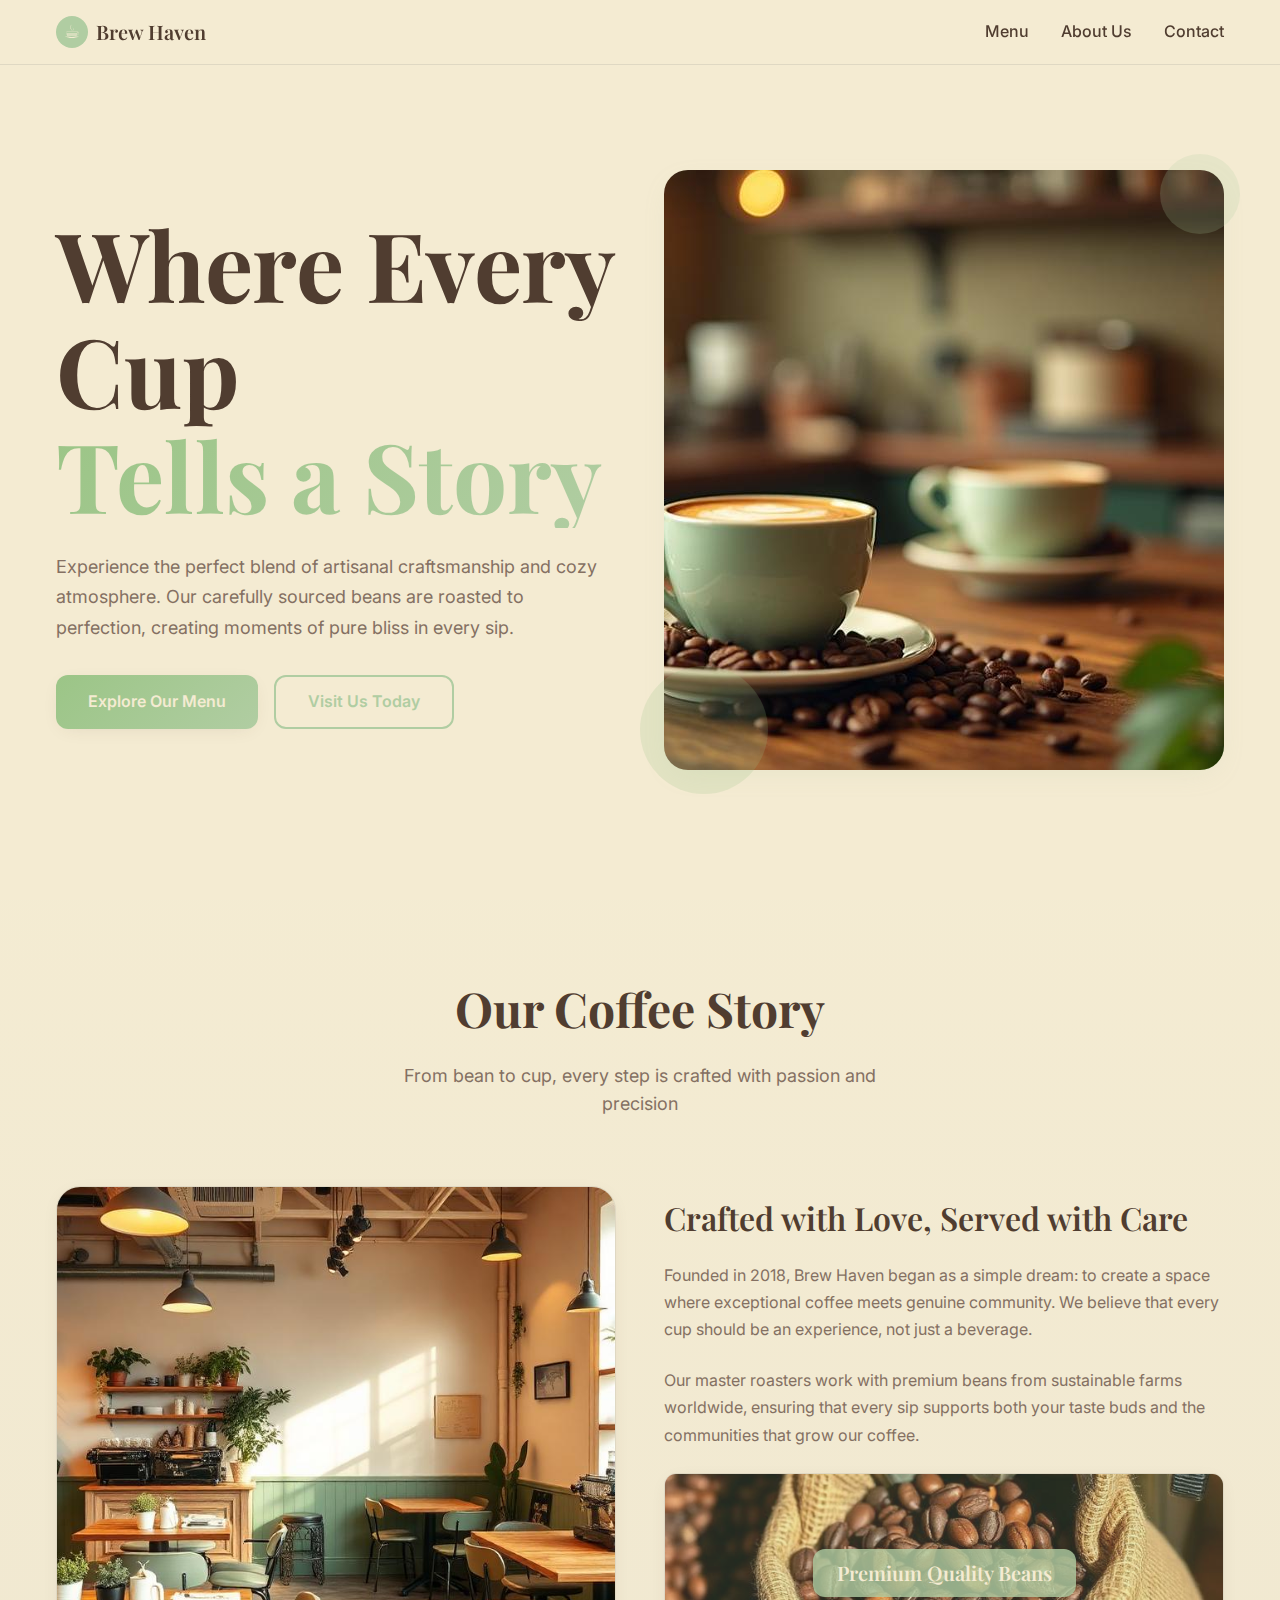
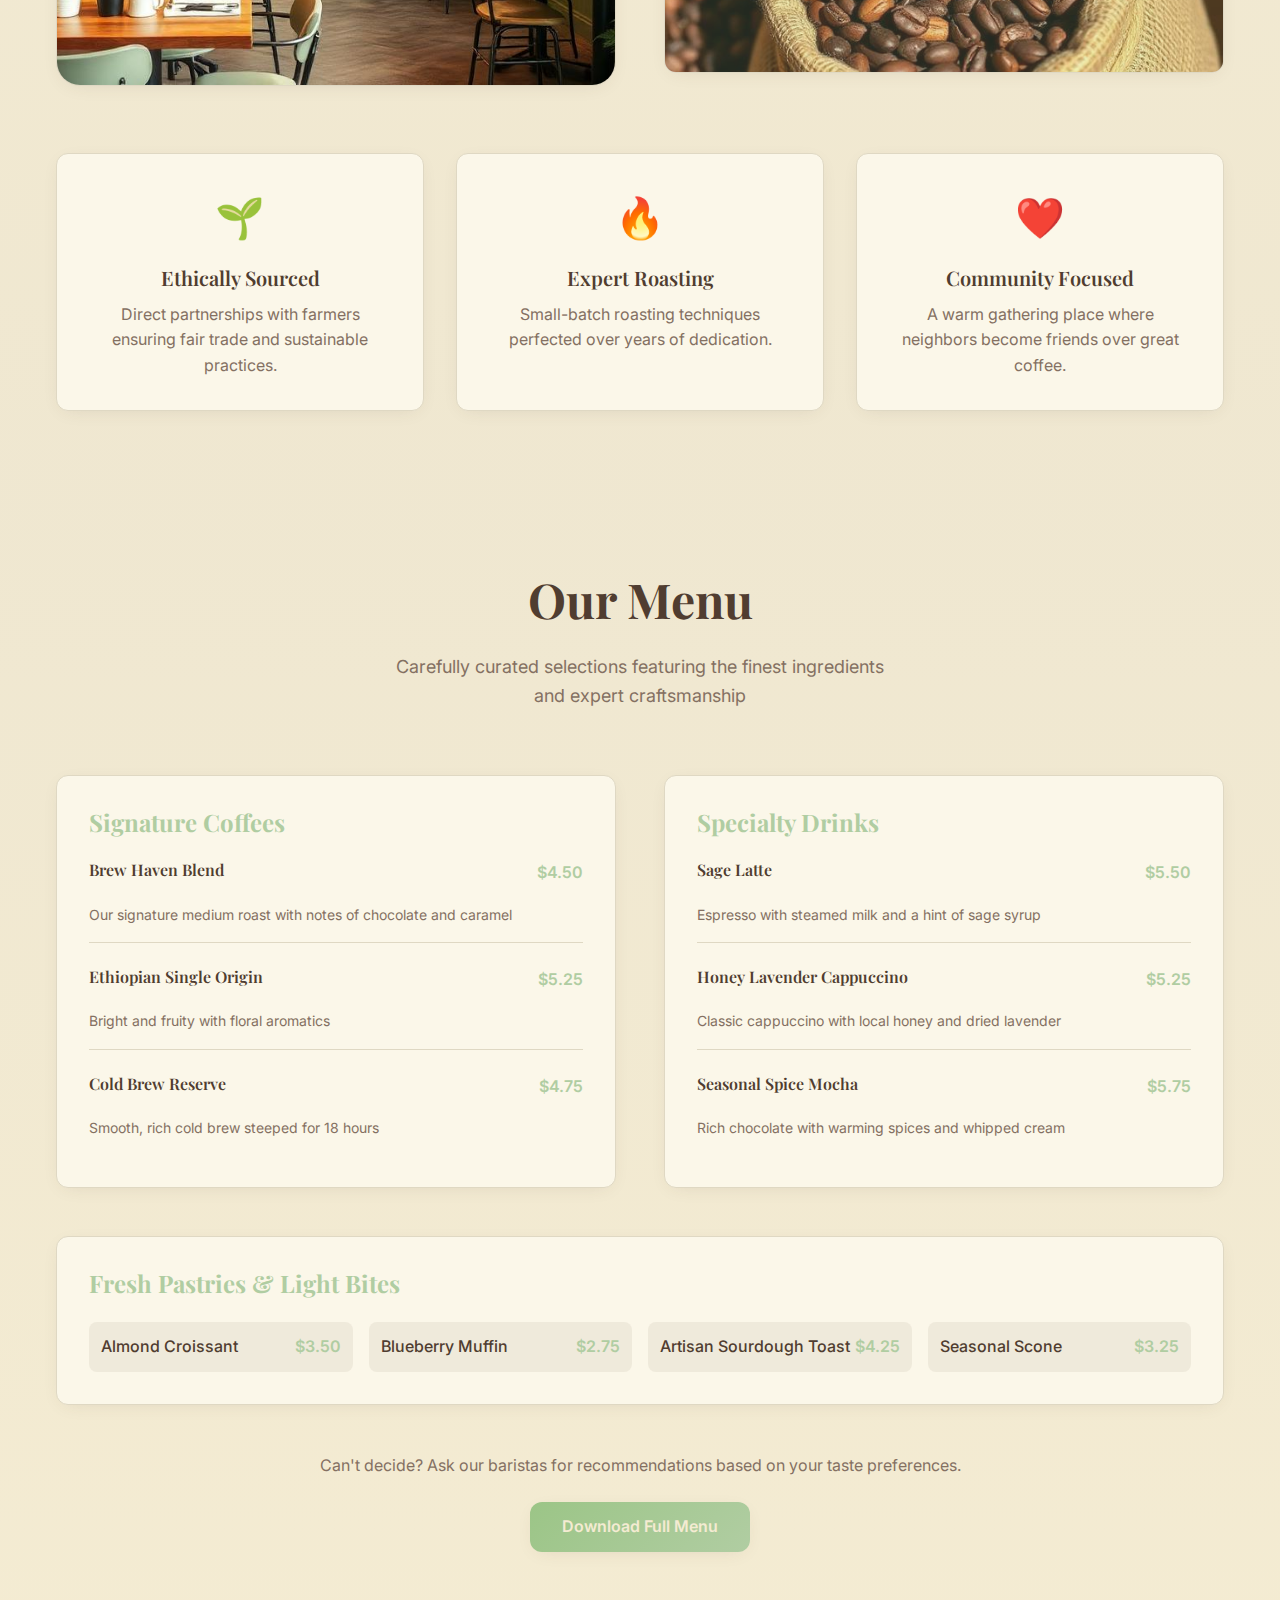
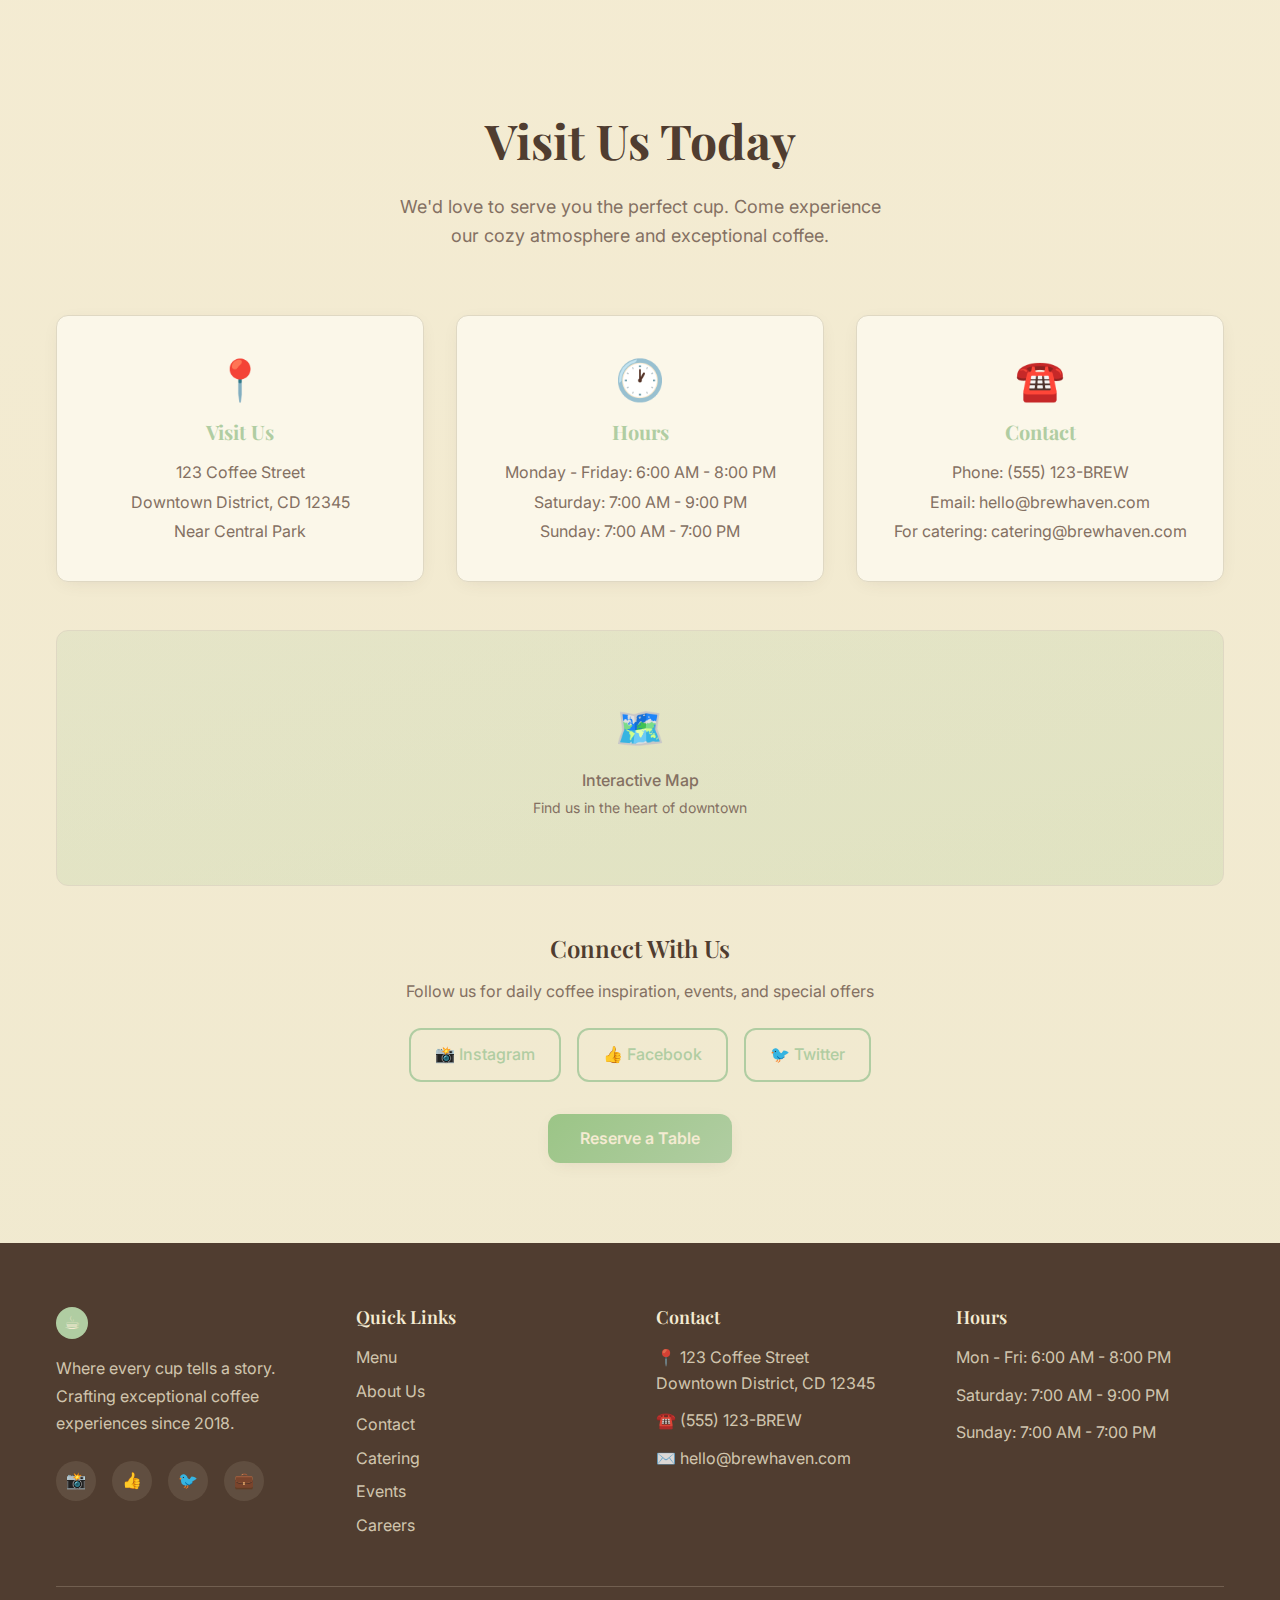
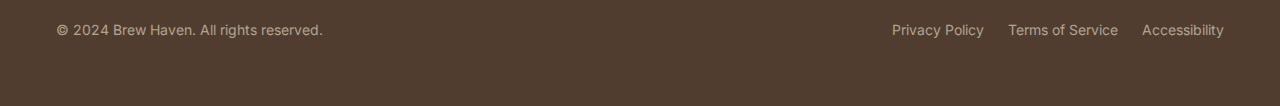
<file: index_static.html>
<!DOCTYPE html>
<html lang="en">
<head>
    <meta charset="UTF-8">
    <meta name="viewport" content="width=device-width, initial-scale=1.0">
    <title>Brew Haven - Artisan Coffee & Cozy Atmosphere</title>
    <meta name="description" content="Experience exceptional artisan coffee at Brew Haven. Ethically sourced beans, expert roasting, and a warm community space in downtown. Visit us for the perfect cup today.">
    <meta name="keywords" content="coffee, artisan coffee, specialty coffee, downtown coffee shop, ethically sourced, coffee roasting, cozy cafe">
    
    <meta property="og:title" content="Brew Haven - Artisan Coffee & Cozy Atmosphere">
    <meta property="og:description" content="Experience exceptional artisan coffee at Brew Haven. Ethically sourced beans, expert roasting, and a warm community space in downtown.">
    <meta property="og:type" content="website">
    
    <link rel="stylesheet" href="styles.css">
</head>
<body>
    <!-- Header -->
    <header class="header">
        <div class="container">
            <div class="header-content">
                <!-- Logo -->
                <div class="logo">
                    <div class="logo-icon">☕</div>
                    <span class="logo-text">Brew Haven</span>
                </div>

                <!-- Desktop Navigation -->
                <nav class="nav-desktop">
                    <a href="#menu" class="nav-link">Menu</a>
                    <a href="#about" class="nav-link">About Us</a>
                    <a href="#contact" class="nav-link">Contact</a>
                </nav>

                <!-- Mobile Menu Button -->
                <button class="mobile-menu-btn" onclick="toggleMobileMenu()">
                    <span class="hamburger"></span>
                    <span class="hamburger"></span>
                    <span class="hamburger"></span>
                </button>
            </div>

            <!-- Mobile Navigation -->
            <nav class="nav-mobile" id="mobileNav">
                <a href="#menu" class="nav-link-mobile" onclick="closeMobileMenu()">Menu</a>
                <a href="#about" class="nav-link-mobile" onclick="closeMobileMenu()">About Us</a>
                <a href="#contact" class="nav-link-mobile" onclick="closeMobileMenu()">Contact</a>
            </nav>
        </div>
    </header>

    <main>
        <!-- Hero Section -->
        <section class="hero">
            <div class="container">
                <div class="hero-grid">
                    <div class="hero-content">
                        <h1 class="hero-title">
                            Where Every Cup
                            <span class="hero-accent">Tells a Story</span>
                        </h1>
                        <p class="hero-description">
                            Experience the perfect blend of artisanal craftsmanship and cozy atmosphere. 
                            Our carefully sourced beans are roasted to perfection, creating moments of pure bliss in every sip.
                        </p>
                        <div class="hero-buttons">
                            <a href="#menu" class="btn btn-primary">Explore Our Menu</a>
                            <a href="#contact" class="btn btn-outline">Visit Us Today</a>
                        </div>
                    </div>
                    <div class="hero-image-container">
                        <div class="hero-image-wrapper">
                            <img src="src/assets/coffee-hero.jpg" alt="Artisanal coffee cup with beautiful latte art" class="hero-image">
                        </div>
                        <div class="floating-element floating-1"></div>
                        <div class="floating-element floating-2"></div>
                    </div>
                </div>
            </div>
        </section>

        <!-- About Section -->
        <section id="about" class="about">
            <div class="container">
                <div class="section-header">
                    <h2 class="section-title">Our Coffee Story</h2>
                    <p class="section-subtitle">From bean to cup, every step is crafted with passion and precision</p>
                </div>

                <div class="about-grid">
                    <div class="about-image-container">
                        <img src="src/assets/coffee-about.jpg" alt="Cozy coffee shop interior with warm atmosphere" class="about-image">
                    </div>
                    <div class="about-content">
                        <h3 class="about-title">Crafted with Love, Served with Care</h3>
                        <p class="about-text">
                            Founded in 2018, Brew Haven began as a simple dream: to create a space where 
                            exceptional coffee meets genuine community. We believe that every cup should be 
                            an experience, not just a beverage.
                        </p>
                        <p class="about-text">
                            Our master roasters work with premium beans from sustainable farms worldwide, 
                            ensuring that every sip supports both your taste buds and the communities that 
                            grow our coffee.
                        </p>
                        <div class="beans-image-container">
                            <img src="src/assets/coffee-beans.jpg" alt="Premium coffee beans" class="beans-image">
                            <div class="beans-overlay">
                                <span class="beans-text">Premium Quality Beans</span>
                            </div>
                        </div>
                    </div>
                </div>

                <!-- Features Grid -->
                <div class="features-grid">
                    <div class="feature-card">
                        <div class="feature-icon">🌱</div>
                        <h4 class="feature-title">Ethically Sourced</h4>
                        <p class="feature-description">Direct partnerships with farmers ensuring fair trade and sustainable practices.</p>
                    </div>
                    <div class="feature-card">
                        <div class="feature-icon">🔥</div>
                        <h4 class="feature-title">Expert Roasting</h4>
                        <p class="feature-description">Small-batch roasting techniques perfected over years of dedication.</p>
                    </div>
                    <div class="feature-card">
                        <div class="feature-icon">❤️</div>
                        <h4 class="feature-title">Community Focused</h4>
                        <p class="feature-description">A warm gathering place where neighbors become friends over great coffee.</p>
                    </div>
                </div>
            </div>
        </section>

        <!-- Menu Section -->
        <section id="menu" class="menu">
            <div class="container">
                <div class="section-header">
                    <h2 class="section-title">Our Menu</h2>
                    <p class="section-subtitle">Carefully curated selections featuring the finest ingredients and expert craftsmanship</p>
                </div>

                <div class="menu-grid">
                    <div class="menu-category">
                        <h3 class="menu-category-title">Signature Coffees</h3>
                        <div class="menu-items">
                            <div class="menu-item">
                                <div class="menu-item-header">
                                    <h4 class="menu-item-name">Brew Haven Blend</h4>
                                    <span class="menu-item-price">$4.50</span>
                                </div>
                                <p class="menu-item-description">Our signature medium roast with notes of chocolate and caramel</p>
                            </div>
                            <div class="menu-item">
                                <div class="menu-item-header">
                                    <h4 class="menu-item-name">Ethiopian Single Origin</h4>
                                    <span class="menu-item-price">$5.25</span>
                                </div>
                                <p class="menu-item-description">Bright and fruity with floral aromatics</p>
                            </div>
                            <div class="menu-item">
                                <div class="menu-item-header">
                                    <h4 class="menu-item-name">Cold Brew Reserve</h4>
                                    <span class="menu-item-price">$4.75</span>
                                </div>
                                <p class="menu-item-description">Smooth, rich cold brew steeped for 18 hours</p>
                            </div>
                        </div>
                    </div>

                    <div class="menu-category">
                        <h3 class="menu-category-title">Specialty Drinks</h3>
                        <div class="menu-items">
                            <div class="menu-item">
                                <div class="menu-item-header">
                                    <h4 class="menu-item-name">Sage Latte</h4>
                                    <span class="menu-item-price">$5.50</span>
                                </div>
                                <p class="menu-item-description">Espresso with steamed milk and a hint of sage syrup</p>
                            </div>
                            <div class="menu-item">
                                <div class="menu-item-header">
                                    <h4 class="menu-item-name">Honey Lavender Cappuccino</h4>
                                    <span class="menu-item-price">$5.25</span>
                                </div>
                                <p class="menu-item-description">Classic cappuccino with local honey and dried lavender</p>
                            </div>
                            <div class="menu-item">
                                <div class="menu-item-header">
                                    <h4 class="menu-item-name">Seasonal Spice Mocha</h4>
                                    <span class="menu-item-price">$5.75</span>
                                </div>
                                <p class="menu-item-description">Rich chocolate with warming spices and whipped cream</p>
                            </div>
                        </div>
                    </div>
                </div>

                <!-- Pastries Section -->
                <div class="pastries-section">
                    <h3 class="menu-category-title">Fresh Pastries & Light Bites</h3>
                    <div class="pastries-grid">
                        <div class="pastry-item">
                            <span class="pastry-name">Almond Croissant</span>
                            <span class="pastry-price">$3.50</span>
                        </div>
                        <div class="pastry-item">
                            <span class="pastry-name">Blueberry Muffin</span>
                            <span class="pastry-price">$2.75</span>
                        </div>
                        <div class="pastry-item">
                            <span class="pastry-name">Artisan Sourdough Toast</span>
                            <span class="pastry-price">$4.25</span>
                        </div>
                        <div class="pastry-item">
                            <span class="pastry-name">Seasonal Scone</span>
                            <span class="pastry-price">$3.25</span>
                        </div>
                    </div>
                </div>

                <div class="menu-cta">
                    <p class="menu-cta-text">Can't decide? Ask our baristas for recommendations based on your taste preferences.</p>
                    <a href="#contact" class="btn btn-primary">Download Full Menu</a>
                </div>
            </div>
        </section>

        <!-- Contact Section -->
        <section id="contact" class="contact">
            <div class="container">
                <div class="section-header">
                    <h2 class="section-title">Visit Us Today</h2>
                    <p class="section-subtitle">We'd love to serve you the perfect cup. Come experience our cozy atmosphere and exceptional coffee.</p>
                </div>

                <div class="contact-grid">
                    <div class="contact-card">
                        <div class="contact-icon">📍</div>
                        <h4 class="contact-title">Visit Us</h4>
                        <div class="contact-details">
                            <p>123 Coffee Street</p>
                            <p>Downtown District, CD 12345</p>
                            <p>Near Central Park</p>
                        </div>
                    </div>
                    <div class="contact-card">
                        <div class="contact-icon">🕐</div>
                        <h4 class="contact-title">Hours</h4>
                        <div class="contact-details">
                            <p>Monday - Friday: 6:00 AM - 8:00 PM</p>
                            <p>Saturday: 7:00 AM - 9:00 PM</p>
                            <p>Sunday: 7:00 AM - 7:00 PM</p>
                        </div>
                    </div>
                    <div class="contact-card">
                        <div class="contact-icon">☎️</div>
                        <h4 class="contact-title">Contact</h4>
                        <div class="contact-details">
                            <p>Phone: (555) 123-BREW</p>
                            <p>Email: hello@brewhaven.com</p>
                            <p>For catering: catering@brewhaven.com</p>
                        </div>
                    </div>
                </div>

                <!-- Map Placeholder -->
                <div class="map-container">
                    <div class="map-placeholder">
                        <div class="map-content">
                            <div class="map-icon">🗺️</div>
                            <p class="map-title">Interactive Map</p>
                            <p class="map-subtitle">Find us in the heart of downtown</p>
                        </div>
                    </div>
                </div>

                <!-- Social & CTA -->
                <div class="contact-social">
                    <h3 class="social-title">Connect With Us</h3>
                    <p class="social-subtitle">Follow us for daily coffee inspiration, events, and special offers</p>
                    <div class="social-links">
                        <a href="#" class="social-link">📸 Instagram</a>
                        <a href="#" class="social-link">👍 Facebook</a>
                        <a href="#" class="social-link">🐦 Twitter</a>
                    </div>
                    <a href="#" class="btn btn-primary">Reserve a Table</a>
                </div>
            </div>
        </section>
    </main>

    <!-- Footer -->
    <footer class="footer">
        <div class="container">
            <div class="footer-grid">
                <div class="footer-brand">
                    <div class="footer-logo">
                        <div class="logo-icon">☕</div>
                        <span class="logo-text">Brew Haven</span>
                    </div>
                    <p class="footer-description">
                        Where every cup tells a story. Crafting exceptional coffee experiences since 2018.
                    </p>
                    <div class="footer-social">
                        <a href="#" class="footer-social-link" aria-label="Instagram">📸</a>
                        <a href="#" class="footer-social-link" aria-label="Facebook">👍</a>
                        <a href="#" class="footer-social-link" aria-label="Twitter">🐦</a>
                        <a href="#" class="footer-social-link" aria-label="LinkedIn">💼</a>
                    </div>
                </div>

                <div class="footer-links">
                    <h4 class="footer-title">Quick Links</h4>
                    <ul class="footer-list">
                        <li><a href="#menu">Menu</a></li>
                        <li><a href="#about">About Us</a></li>
                        <li><a href="#contact">Contact</a></li>
                        <li><a href="#">Catering</a></li>
                        <li><a href="#">Events</a></li>
                        <li><a href="#">Careers</a></li>
                    </ul>
                </div>

                <div class="footer-contact">
                    <h4 class="footer-title">Contact</h4>
                    <div class="footer-contact-info">
                        <p>📍 123 Coffee Street<br>Downtown District, CD 12345</p>
                        <p>☎️ (555) 123-BREW</p>
                        <p>✉️ hello@brewhaven.com</p>
                    </div>
                </div>

                <div class="footer-hours">
                    <h4 class="footer-title">Hours</h4>
                    <div class="footer-hours-info">
                        <p>Mon - Fri: 6:00 AM - 8:00 PM</p>
                        <p>Saturday: 7:00 AM - 9:00 PM</p>
                        <p>Sunday: 7:00 AM - 7:00 PM</p>
                    </div>
                </div>
            </div>

            <div class="footer-bottom">
                <p class="footer-copyright">© 2024 Brew Haven. All rights reserved.</p>
                <div class="footer-legal">
                    <a href="#">Privacy Policy</a>
                    <a href="#">Terms of Service</a>
                    <a href="#">Accessibility</a>
                </div>
            </div>
        </div>
    </footer>

    <script>
        // Simple mobile menu toggle
        function toggleMobileMenu() {
            const mobileNav = document.getElementById('mobileNav');
            mobileNav.classList.toggle('active');
        }

        function closeMobileMenu() {
            const mobileNav = document.getElementById('mobileNav');
            mobileNav.classList.remove('active');
        }

        // Smooth scrolling for anchor links
        document.querySelectorAll('a[href^="#"]').forEach(anchor => {
            anchor.addEventListener('click', function (e) {
                e.preventDefault();
                const target = document.querySelector(this.getAttribute('href'));
                if (target) {
                    target.scrollIntoView({
                        behavior: 'smooth',
                        block: 'start'
                    });
                }
            });
        });
    </script>
</body>
</html>
</file>
<file: styles.css>
/* Import Google Fonts */
@import url('https://fonts.googleapis.com/css2?family=Inter:wght@300;400;500;600;700&family=Playfair+Display:wght@400;500;600;700&display=swap');

/* CSS Custom Properties - Design System */
:root {
  /* Coffee Business Color Palette (HSL) */
  --color-background: 45, 60%, 89%; /* Warm cream #F3E5C3 */
  --color-foreground: 25, 25%, 25%; /* Dark coffee brown */
  --color-card: 45, 70%, 95%; /* Lighter cream for cards */
  --color-primary: 100, 30%, 72%; /* Sage green #ABC8A2 */
  --color-primary-foreground: 45, 60%, 89%;
  --color-secondary: 45, 40%, 80%; /* Muted cream */
  --color-muted: 45, 30%, 85%;
  --color-muted-foreground: 25, 15%, 45%;
  --color-accent: 100, 35%, 65%; /* Deeper sage */
  --color-border: 45, 30%, 82%;

  /* Gradients */
  --gradient-hero: linear-gradient(135deg, hsl(var(--color-background)), hsl(var(--color-primary)));
  --gradient-warm: linear-gradient(180deg, hsl(var(--color-card)), hsl(var(--color-muted)));
  --gradient-accent: linear-gradient(135deg, hsl(var(--color-accent)), hsl(var(--color-primary)));

  /* Shadows */
  --shadow-soft: 0 4px 20px -8px hsl(25, 25%, 25%, 0.15);
  --shadow-warm: 0 8px 30px -12px hsl(var(--color-primary), 0.25);
  --shadow-hover: 0 12px 40px -16px hsl(25, 25%, 25%, 0.2);

  /* Transitions */
  --transition-smooth: all 0.3s cubic-bezier(0.4, 0, 0.2, 1);
  --transition-gentle: all 0.2s ease-out;

  /* Typography */
  --font-inter: 'Inter', -apple-system, BlinkMacSystemFont, system-ui, sans-serif;
  --font-playfair: 'Playfair Display', Georgia, serif;

  /* Spacing */
  --container-max-width: 1200px;
  --section-padding: 80px 0;
  --border-radius: 12px;
}

/* CSS Reset & Base Styles */
* {
  margin: 0;
  padding: 0;
  box-sizing: border-box;
}

html {
  scroll-behavior: smooth;
}

body {
  font-family: var(--font-inter);
  background-color: hsl(var(--color-background));
  color: hsl(var(--color-foreground));
  line-height: 1.6;
}

img {
  max-width: 100%;
  height: auto;
  display: block;
}

/* Container */
.container {
  max-width: var(--container-max-width);
  margin: 0 auto;
  padding: 0 1rem;
}

/* Typography */
h1, h2, h3, h4, h5, h6 {
  font-family: var(--font-playfair);
  line-height: 1.2;
  margin-bottom: 1rem;
}

/* Header Styles */
.header {
  position: fixed;
  top: 0;
  width: 100%;
  background-color: hsl(var(--color-background), 0.8);
  backdrop-filter: blur(12px);
  border-bottom: 1px solid hsl(var(--color-border));
  z-index: 1000;
  padding: 1rem 0;
}

.header-content {
  display: flex;
  justify-content: space-between;
  align-items: center;
}

.logo {
  display: flex;
  align-items: center;
  gap: 0.5rem;
}

.logo-icon {
  width: 2rem;
  height: 2rem;
  background-color: hsl(var(--color-primary));
  color: hsl(var(--color-primary-foreground));
  border-radius: 50%;
  display: flex;
  align-items: center;
  justify-content: center;
  font-weight: bold;
  font-size: 1.125rem;
}

.logo-text {
  font-family: var(--font-playfair);
  font-weight: 600;
  font-size: 1.25rem;
  color: hsl(var(--color-foreground));
}

/* Navigation */
.nav-desktop {
  display: none;
  gap: 2rem;
}

.nav-link {
  color: hsl(var(--color-foreground));
  text-decoration: none;
  font-weight: 500;
  position: relative;
  transition: var(--transition-gentle);
}

.nav-link::after {
  content: '';
  position: absolute;
  width: 0;
  height: 2px;
  bottom: -4px;
  left: 50%;
  background-color: hsl(var(--color-primary));
  transition: var(--transition-gentle);
  transform: translateX(-50%);
}

.nav-link:hover {
  color: hsl(var(--color-primary));
}

.nav-link:hover::after {
  width: 100%;
}

/* Mobile Menu */
.mobile-menu-btn {
  background: none;
  border: none;
  cursor: pointer;
  display: flex;
  flex-direction: column;
  gap: 4px;
  padding: 0.5rem;
}

.hamburger {
  width: 24px;
  height: 3px;
  background-color: hsl(var(--color-foreground));
  transition: var(--transition-gentle);
}

.nav-mobile {
  display: none;
  flex-direction: column;
  gap: 0.5rem;
  margin-top: 1rem;
  padding-top: 1rem;
  border-top: 1px solid hsl(var(--color-border));
}

.nav-mobile.active {
  display: flex;
}

.nav-link-mobile {
  color: hsl(var(--color-foreground));
  text-decoration: none;
  font-weight: 500;
  padding: 0.5rem;
  border-radius: 0.5rem;
  transition: var(--transition-gentle);
}

.nav-link-mobile:hover {
  color: hsl(var(--color-primary));
  background-color: hsl(var(--color-muted));
}

/* Button Styles */
.btn {
  display: inline-flex;
  align-items: center;
  justify-content: center;
  padding: 0.75rem 2rem;
  border-radius: var(--border-radius);
  font-weight: 600;
  text-decoration: none;
  transition: var(--transition-smooth);
  cursor: pointer;
  border: none;
  font-size: 1rem;
}

.btn-primary {
  background: var(--gradient-accent);
  color: hsl(var(--color-primary-foreground));
  box-shadow: var(--shadow-soft);
}

.btn-primary:hover {
  box-shadow: var(--shadow-warm);
  transform: translateY(-2px);
}

.btn-outline {
  border: 2px solid hsl(var(--color-primary));
  color: hsl(var(--color-primary));
  background: transparent;
}

.btn-outline:hover {
  background-color: hsl(var(--color-primary));
  color: hsl(var(--color-primary-foreground));
}

/* Hero Section */
.hero {
  min-height: 100vh;
  display: flex;
  align-items: center;
  justify-content: center;
  padding: 120px 1rem 80px;
}

.hero-grid {
  display: grid;
  gap: 3rem;
  align-items: center;
}

.hero-content {
  animation: fadeInUp 0.8s ease-out;
}

.hero-title {
  font-size: 3rem;
  font-weight: 700;
  margin-bottom: 1.5rem;
  line-height: 1.1;
}

.hero-accent {
  display: block;
  background: var(--gradient-accent);
  -webkit-background-clip: text;
  -webkit-text-fill-color: transparent;
  background-clip: text;
}

.hero-description {
  font-size: 1.125rem;
  color: hsl(var(--color-muted-foreground));
  margin-bottom: 2rem;
  line-height: 1.7;
  max-width: 36rem;
}

.hero-buttons {
  display: flex;
  flex-direction: column;
  gap: 1rem;
}

.hero-image-container {
  position: relative;
  animation: fadeInUp 0.8s ease-out 0.2s both;
}

.hero-image-wrapper {
  background: var(--gradient-hero);
  border-radius: 1.5rem;
  overflow: hidden;
  box-shadow: var(--shadow-warm);
}

.hero-image {
  width: 100%;
  height: 600px;
  object-fit: cover;
}

.floating-element {
  position: absolute;
  border-radius: 50%;
  blur: 40px;
  animation: pulse 2s ease-in-out infinite;
}

.floating-1 {
  top: -1rem;
  right: -1rem;
  width: 5rem;
  height: 5rem;
  background-color: hsl(var(--color-primary), 0.2);
}

.floating-2 {
  bottom: -1.5rem;
  left: -1.5rem;
  width: 8rem;
  height: 8rem;
  background-color: hsl(var(--color-accent), 0.2);
  animation-delay: 300ms;
}

/* Section Styles */
section {
  padding: var(--section-padding);
}

.section-header {
  text-align: center;
  margin-bottom: 4rem;
}

.section-title {
  font-size: 2.5rem;
  font-weight: 700;
  margin-bottom: 1.5rem;
  color: hsl(var(--color-foreground));
}

.section-subtitle {
  font-size: 1.125rem;
  color: hsl(var(--color-muted-foreground));
  max-width: 32rem;
  margin: 0 auto;
}

/* About Section */
.about {
  background: linear-gradient(to bottom, hsl(var(--color-background)), hsl(var(--color-muted), 0.3));
}

.about-grid {
  display: grid;
  gap: 3rem;
  align-items: center;
  margin-bottom: 4rem;
}

.about-image-container {
  position: relative;
}

.about-image {
  width: 100%;
  height: 500px;
  object-fit: cover;
  border-radius: 1.5rem;
  background-color: hsl(var(--color-card));
  border: 1px solid hsl(var(--color-border));
  box-shadow: var(--shadow-soft);
  transition: var(--transition-smooth);
}

.about-image:hover {
  box-shadow: var(--shadow-hover);
  transform: translateY(-2px);
}

.about-content {
  padding: 1rem 0;
}

.about-title {
  font-size: 2rem;
  font-weight: 600;
  margin-bottom: 1.5rem;
  color: hsl(var(--color-foreground));
}

.about-text {
  color: hsl(var(--color-muted-foreground));
  margin-bottom: 1.5rem;
  line-height: 1.7;
}

.beans-image-container {
  position: relative;
  width: 100%;
  height: 200px;
  border-radius: var(--border-radius);
  overflow: hidden;
  background-color: hsl(var(--color-card));
  border: 1px solid hsl(var(--color-border));
  box-shadow: var(--shadow-soft);
}

.beans-image {
  width: 100%;
  height: 100%;
  object-fit: cover;
}

.beans-overlay {
  position: absolute;
  inset: 0;
  background-color: hsl(var(--color-primary), 0.2);
  display: flex;
  align-items: center;
  justify-content: center;
}

.beans-text {
  color: hsl(var(--color-primary-foreground));
  font-family: var(--font-playfair);
  font-size: 1.25rem;
  font-weight: 600;
  background-color: hsl(var(--color-primary), 0.8);
  padding: 0.5rem 1.5rem;
  border-radius: var(--border-radius);
}

/* Features Grid */
.features-grid {
  display: grid;
  gap: 2rem;
  grid-template-columns: repeat(auto-fit, minmax(280px, 1fr));
}

.feature-card {
  background-color: hsl(var(--color-card));
  border: 1px solid hsl(var(--color-border));
  box-shadow: var(--shadow-soft);
  border-radius: var(--border-radius);
  padding: 2rem;
  text-align: center;
  transition: var(--transition-smooth);
}

.feature-card:hover {
  box-shadow: var(--shadow-hover);
  transform: translateY(-2px);
}

.feature-icon {
  font-size: 2.5rem;
  margin-bottom: 1rem;
}

.feature-title {
  font-size: 1.25rem;
  font-weight: 600;
  margin-bottom: 0.75rem;
  color: hsl(var(--color-foreground));
}

.feature-description {
  color: hsl(var(--color-muted-foreground));
  line-height: 1.6;
}

/* Menu Section */
.menu {
  background: linear-gradient(to bottom, hsl(var(--color-muted), 0.3), hsl(var(--color-background)));
}

.menu-grid {
  display: grid;
  gap: 3rem;
  margin-bottom: 3rem;
}

.menu-category {
  background-color: hsl(var(--color-card));
  border: 1px solid hsl(var(--color-border));
  box-shadow: var(--shadow-soft);
  border-radius: var(--border-radius);
  padding: 2rem;
}

.menu-category-title {
  font-size: 1.5rem;
  color: hsl(var(--color-primary));
  margin-bottom: 1.5rem;
}

.menu-items {
  display: flex;
  flex-direction: column;
  gap: 1.5rem;
}

.menu-item {
  border-bottom: 1px solid hsl(var(--color-border));
  padding-bottom: 1rem;
}

.menu-item:last-child {
  border-bottom: none;
}

.menu-item-header {
  display: flex;
  justify-content: space-between;
  align-items: start;
  margin-bottom: 0.5rem;
}

.menu-item-name {
  font-weight: 600;
  color: hsl(var(--color-foreground));
}

.menu-item-price {
  color: hsl(var(--color-primary));
  font-weight: 600;
}

.menu-item-description {
  color: hsl(var(--color-muted-foreground));
  font-size: 0.875rem;
}

/* Pastries Section */
.pastries-section {
  background-color: hsl(var(--color-card));
  border: 1px solid hsl(var(--color-border));
  box-shadow: var(--shadow-soft);
  border-radius: var(--border-radius);
  padding: 2rem;
  margin-bottom: 3rem;
}

.pastries-grid {
  display: grid;
  gap: 1rem;
  grid-template-columns: repeat(auto-fit, minmax(250px, 1fr));
}

.pastry-item {
  display: flex;
  justify-content: space-between;
  align-items: center;
  padding: 0.75rem;
  border-radius: 0.5rem;
  background-color: hsl(var(--color-muted), 0.5);
}

.pastry-name {
  color: hsl(var(--color-foreground));
  font-weight: 500;
}

.pastry-price {
  color: hsl(var(--color-primary));
  font-weight: 600;
}

.menu-cta {
  text-align: center;
}

.menu-cta-text {
  color: hsl(var(--color-muted-foreground));
  margin-bottom: 1.5rem;
}

/* Contact Section */
.contact {
  background: linear-gradient(to bottom, hsl(var(--color-background)), hsl(var(--color-primary), 0.05));
}

.contact-grid {
  display: grid;
  gap: 2rem;
  margin-bottom: 3rem;
  grid-template-columns: repeat(auto-fit, minmax(280px, 1fr));
}

.contact-card {
  background-color: hsl(var(--color-card));
  border: 1px solid hsl(var(--color-border));
  box-shadow: var(--shadow-soft);
  border-radius: var(--border-radius);
  padding: 2rem;
  text-align: center;
  transition: var(--transition-smooth);
}

.contact-card:hover {
  box-shadow: var(--shadow-hover);
  transform: translateY(-2px);
}

.contact-icon {
  font-size: 2.5rem;
  margin-bottom: 0.5rem;
}

.contact-title {
  font-size: 1.25rem;
  color: hsl(var(--color-primary));
  margin-bottom: 1rem;
}

.contact-details p {
  color: hsl(var(--color-muted-foreground));
  margin-bottom: 0.25rem;
}

/* Map */
.map-container {
  margin-bottom: 3rem;
}

.map-placeholder {
  height: 256px;
  background: linear-gradient(to bottom right, hsl(var(--color-primary), 0.2), hsl(var(--color-accent), 0.2));
  border-radius: var(--border-radius);
  display: flex;
  align-items: center;
  justify-content: center;
  border: 1px solid hsl(var(--color-border));
}

.map-content {
  text-align: center;
}

.map-icon {
  font-size: 2.5rem;
  margin-bottom: 0.5rem;
}

.map-title {
  color: hsl(var(--color-muted-foreground));
  font-weight: 500;
  margin-bottom: 0.25rem;
}

.map-subtitle {
  font-size: 0.875rem;
  color: hsl(var(--color-muted-foreground));
}

/* Social Section */
.contact-social {
  text-align: center;
}

.social-title {
  font-size: 1.5rem;
  font-weight: 600;
  color: hsl(var(--color-foreground));
  margin-bottom: 1rem;
}

.social-subtitle {
  color: hsl(var(--color-muted-foreground));
  margin-bottom: 1.5rem;
}

.social-links {
  display: flex;
  justify-content: center;
  gap: 1rem;
  margin-bottom: 2rem;
  flex-wrap: wrap;
}

.social-link {
  display: flex;
  align-items: center;
  gap: 0.5rem;
  padding: 0.75rem 1.5rem;
  border: 2px solid hsl(var(--color-primary));
  color: hsl(var(--color-primary));
  text-decoration: none;
  border-radius: var(--border-radius);
  transition: var(--transition-gentle);
  font-weight: 500;
}

.social-link:hover {
  background-color: hsl(var(--color-primary));
  color: hsl(var(--color-primary-foreground));
}

/* Footer */
.footer {
  background-color: hsl(var(--color-foreground));
  color: hsl(var(--color-background));
  padding: 4rem 0;
}

.footer-grid {
  display: grid;
  gap: 2rem;
  margin-bottom: 3rem;
}

.footer-brand {
  margin-bottom: 1rem;
}

.footer-logo {
  display: flex;
  align-items: center;
  gap: 0.5rem;
  margin-bottom: 1rem;
}

.footer-description {
  color: hsl(var(--color-background), 0.8);
  margin-bottom: 1.5rem;
  line-height: 1.7;
}

.footer-social {
  display: flex;
  gap: 1rem;
}

.footer-social-link {
  width: 2.5rem;
  height: 2.5rem;
  background-color: hsl(var(--color-background), 0.1);
  color: hsl(var(--color-background));
  text-decoration: none;
  border-radius: 50%;
  display: flex;
  align-items: center;
  justify-content: center;
  transition: var(--transition-gentle);
}

.footer-social-link:hover {
  background-color: hsl(var(--color-primary));
  transform: scale(1.1);
}

.footer-title {
  font-size: 1.125rem;
  font-weight: 600;
  margin-bottom: 1rem;
}

.footer-list {
  list-style: none;
  display: flex;
  flex-direction: column;
  gap: 0.5rem;
}

.footer-list a {
  color: hsl(var(--color-background), 0.8);
  text-decoration: none;
  transition: var(--transition-gentle);
}

.footer-list a:hover {
  color: hsl(var(--color-primary));
}

.footer-contact-info,
.footer-hours-info {
  color: hsl(var(--color-background), 0.8);
  display: flex;
  flex-direction: column;
  gap: 0.75rem;
}

.footer-bottom {
  border-top: 1px solid hsl(var(--color-background), 0.2);
  padding-top: 2rem;
  display: flex;
  flex-direction: column;
  align-items: center;
  gap: 1rem;
}

.footer-copyright {
  color: hsl(var(--color-background), 0.6);
  font-size: 0.875rem;
}

.footer-legal {
  display: flex;
  gap: 1.5rem;
  flex-wrap: wrap;
}

.footer-legal a {
  color: hsl(var(--color-background), 0.6);
  text-decoration: none;
  font-size: 0.875rem;
  transition: var(--transition-gentle);
}

.footer-legal a:hover {
  color: hsl(var(--color-primary));
}

/* Animations */
@keyframes fadeInUp {
  from {
    opacity: 0;
    transform: translateY(30px);
  }
  to {
    opacity: 1;
    transform: translateY(0);
  }
}

@keyframes pulse {
  0%, 100% {
    opacity: 1;
  }
  50% {
    opacity: 0.5;
  }
}

/* Responsive Design */
@media (min-width: 640px) {
  .hero-buttons {
    flex-direction: row;
  }

  .pastries-grid {
    grid-template-columns: repeat(2, 1fr);
  }

  .footer-bottom {
    flex-direction: row;
    justify-content: space-between;
  }
}

@media (min-width: 768px) {
  .nav-desktop {
    display: flex;
  }

  .mobile-menu-btn {
    display: none;
  }

  .hero-title {
    font-size: 4rem;
  }

  .section-title {
    font-size: 3rem;
  }

  .footer-grid {
    grid-template-columns: repeat(2, 1fr);
  }

  .menu-grid {
    grid-template-columns: repeat(2, 1fr);
  }

  .contact-grid {
    grid-template-columns: repeat(3, 1fr);
  }
}

@media (min-width: 1024px) {
  .hero-grid {
    grid-template-columns: repeat(2, 1fr);
  }

  .about-grid {
    grid-template-columns: repeat(2, 1fr);
  }

  .about-image-container {
    order: 1;
  }

  .about-content {
    order: 2;
  }

  .hero-title {
    font-size: 5rem;
  }

  .footer-grid {
    grid-template-columns: repeat(4, 1fr);
  }

  .pastries-grid {
    grid-template-columns: repeat(4, 1fr);
  }
}

@media (min-width: 1200px) {
  .hero-title {
    font-size: 6rem;
  }
}
</file>
